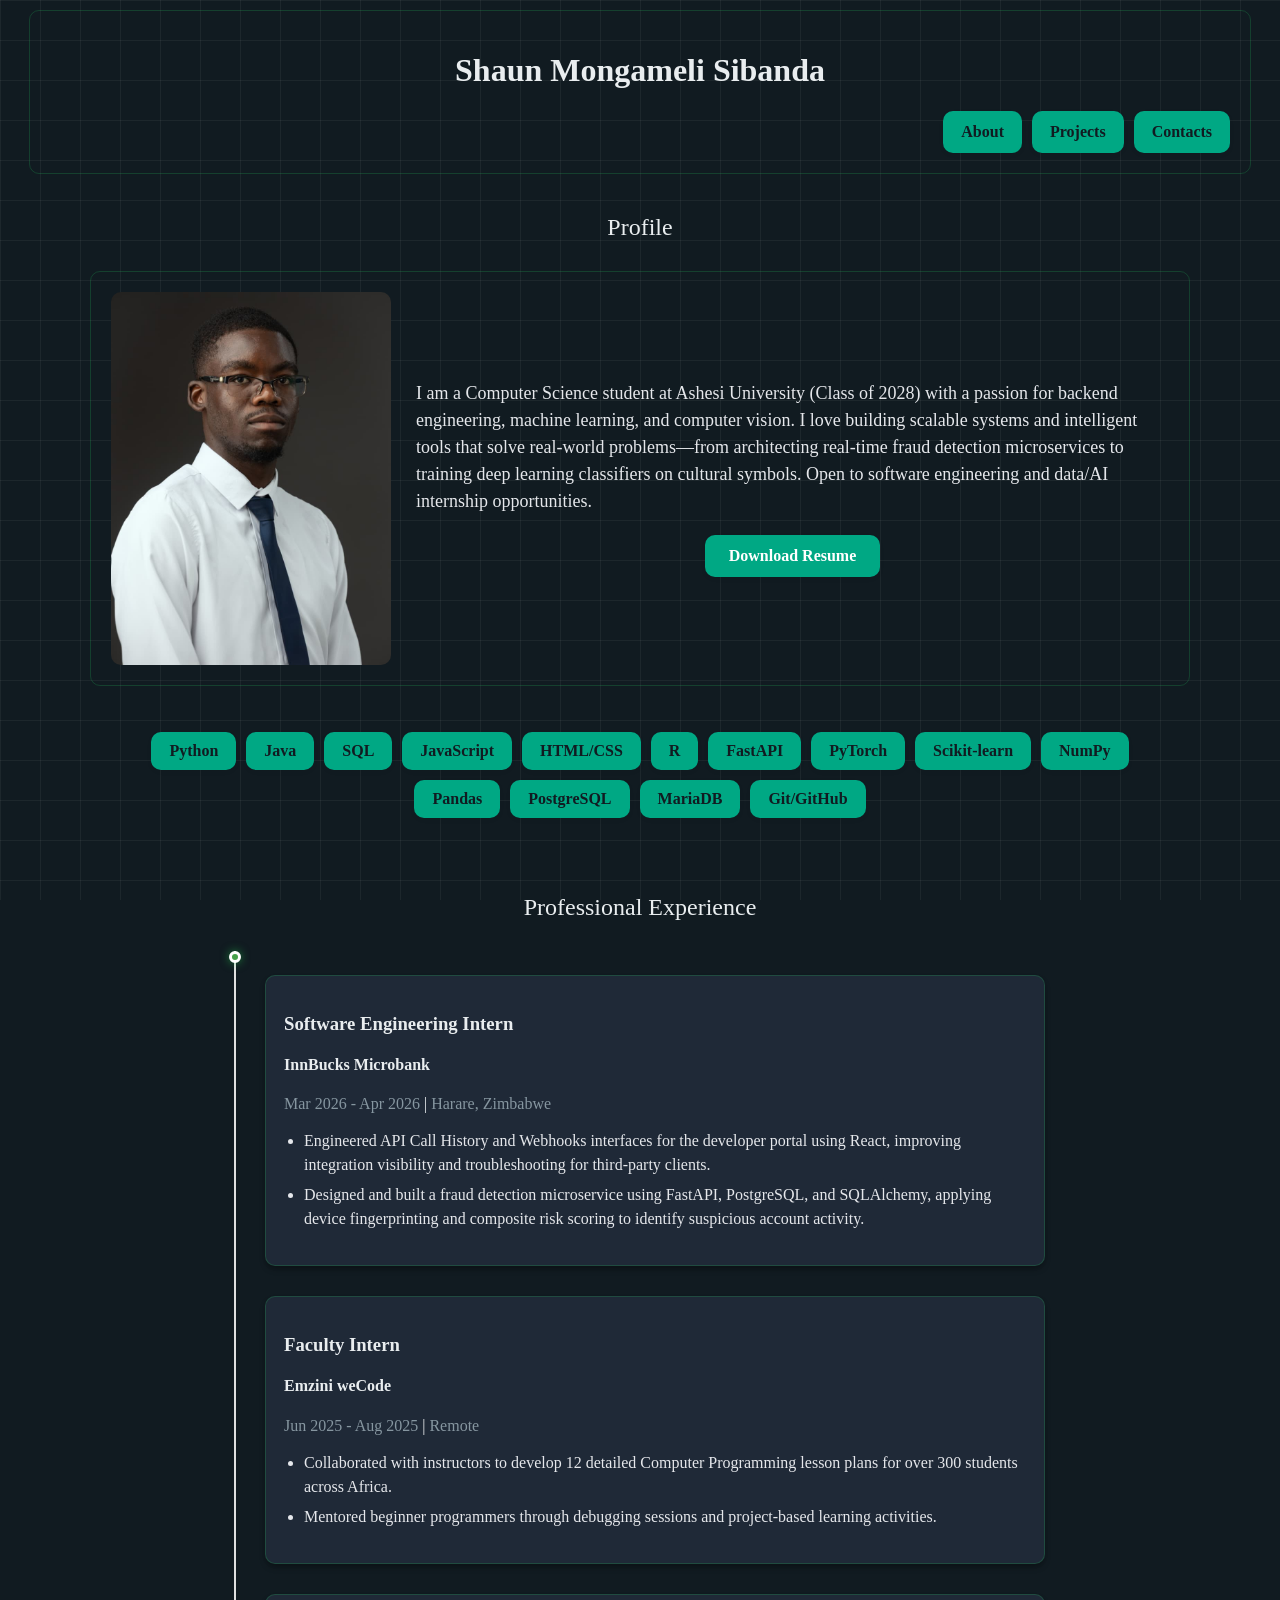
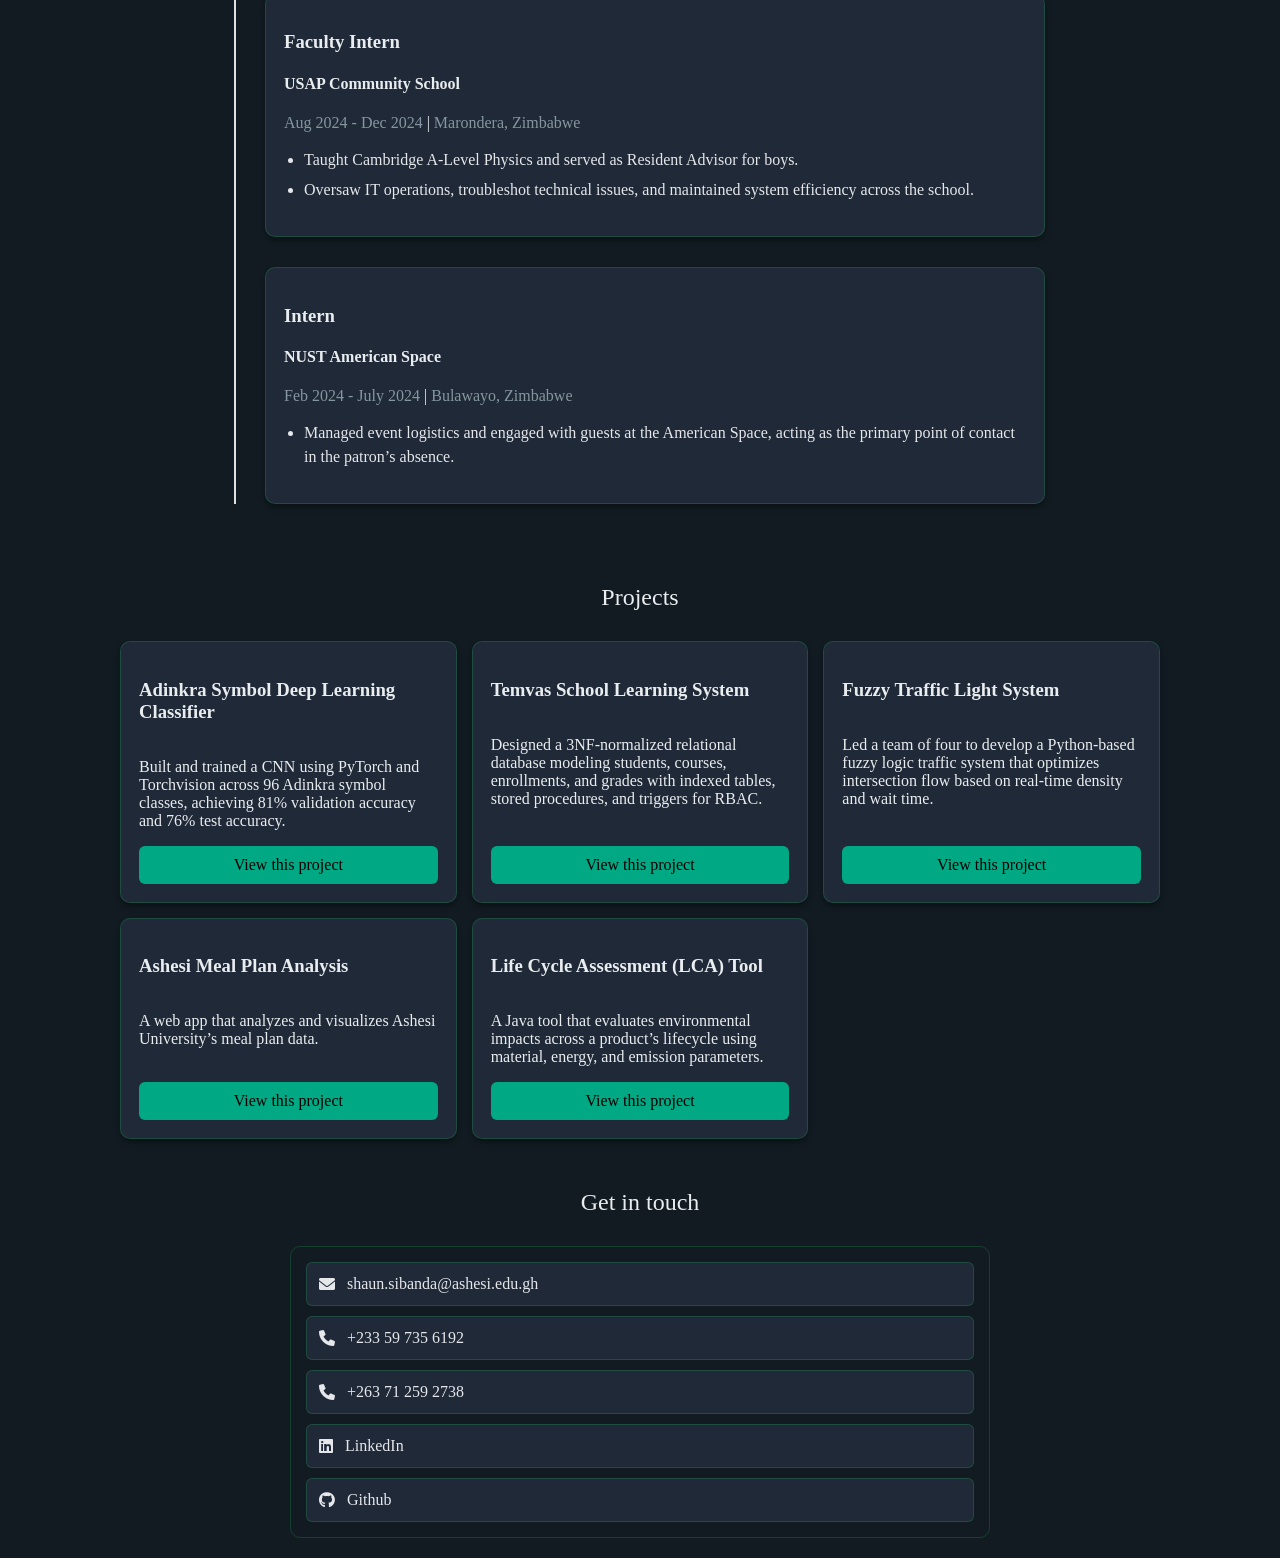
<file: index.html>
<!DOCTYPE html>
<html lang="en">
<head>
    <meta charset="UTF-8">
    <title>Shaun Monga's Portfolio</title>
    <meta name="viewport" content="width=device-width, initial-scale=1.0">
    <link rel="icon" href="https://img.icons8.com/?size=100&id=111047&format=png&color=40C057" type="image/x-icon">
    <link rel="stylesheet" href="https://cdnjs.cloudflare.com/ajax/libs/font-awesome/6.0.0/css/all.min.css">
    <link rel="stylesheet" href="style.css">
</head>

<body>
    <header>
        <h1>Shaun Mongameli Sibanda</h1>
        <nav class="navigation">
            <a href="#about" class="navig">About</a>
            <a href="#projects" class="navig">Projects</a>
            <a href="#contacts" class="navig">Contacts</a>
        </nav>
    </header>

    <section id="about">
        <h2 class="headings">Profile</h2>

        <div class="container">
            <img src="profile.jpeg" alt="Shaun Mongameli Sibanda" class="image">
            <div class="text">
                <p class="bio">
                    I am a Computer Science student at Ashesi University (Class of 2028) with a passion for backend engineering, machine learning, and computer vision. I love building scalable systems and intelligent tools that solve real-world problems—from architecting real-time fraud detection microservices to training deep learning classifiers on cultural symbols. Open to software engineering and data/AI internship opportunities.
                </p>
                <a class="resume" href="resume.pdf" download>Download Resume</a>
            </div>
        </div>

        <br>
        <br>

        <div class="skills">
            <span class="skill">Python</span>
            <span class="skill">Java</span>
            <span class="skill">SQL</span>
            <span class="skill">JavaScript</span>
            <span class="skill">HTML/CSS</span>
            <span class="skill">R</span>
            <span class="skill">FastAPI</span>
            <span class="skill">PyTorch</span>
            <span class="skill">Scikit-learn</span>
            <span class="skill">NumPy</span>
            <span class="skill">Pandas</span>
            <span class="skill">PostgreSQL</span>
            <span class="skill">MariaDB</span>
            <span class="skill">Git/GitHub</span>
        </div>

        <br>
        <br>

        <div class="work">
            <h2 class="headings">Professional Experience</h2>
            <div class="timeline-container">
                <div class="timeline-line"></div>
                <div class="timeline-ball"></div>
                <div class="timeline-content">
                    <div class="job">
                        <h3>Software Engineering Intern</h3>
                        <h4>InnBucks Microbank</h4>
                        <span>Mar 2026 - Apr 2026</span> |
                        <span>Harare, Zimbabwe</span>
                        <ul class="bullets">
                            <li>Engineered API Call History and Webhooks interfaces for the developer portal using React, improving integration visibility and troubleshooting for third-party clients.</li>
                            <li>Designed and built a fraud detection microservice using FastAPI, PostgreSQL, and SQLAlchemy, applying device fingerprinting and composite risk scoring to identify suspicious account activity.</li>
                        </ul>
                    </div>
                    <div class="job">
                        <h3>Faculty Intern</h3>
                        <h4>Emzini weCode</h4>
                        <span>Jun 2025 - Aug 2025</span> |
                        <span>Remote</span>
                        <ul class="bullets">
                            <li>Collaborated with instructors to develop 12 detailed Computer Programming lesson plans for over 300 students across Africa.</li>
                            <li>Mentored beginner programmers through debugging sessions and project-based learning activities.</li>
                        </ul>
                    </div>
                    <div class="job">
                        <h3>Faculty Intern</h3>
                        <h4>USAP Community School</h4>
                        <span>Aug 2024 - Dec 2024</span> |
                        <span>Marondera, Zimbabwe</span>
                        <ul class="bullets">
                            <li>Taught Cambridge A-Level Physics and served as Resident Advisor for boys.</li>
                            <li>Oversaw IT operations, troubleshot technical issues, and maintained system efficiency across the school.</li>
                        </ul>
                    </div>
                    <div class="job">
                        <h3>Intern</h3>
                        <h4>NUST American Space</h4>
                        <span>Feb 2024 - July 2024</span> |
                        <span>Bulawayo, Zimbabwe</span>
                        <ul class="bullets">
                            <li>Managed event logistics and engaged with guests at the American Space, acting as the primary point of contact in the patron’s absence.</li>
                        </ul>
                    </div>
                </div>
            </div>
        </div>
    </section>

    <section id="projects" class="projects">
        <h2 class="headings">Projects</h2>
        <div class="grid">
            <div class="card">
                <h3>Adinkra Symbol Deep Learning Classifier</h3>
                <p>Built and trained a CNN using PyTorch and Torchvision across 96 Adinkra symbol classes, achieving 81% validation accuracy and 76% test accuracy.</p>
                <a href="https://github.com/avatarmongacancode34" target="_blank" rel="noopener noreferrer">View this project</a>
            </div>
            <div class="card">
                <h3>Temvas School Learning System</h3>
                <p>Designed a 3NF-normalized relational database modeling students, courses, enrollments, and grades with indexed tables, stored procedures, and triggers for RBAC.</p>
                <a href="https://github.com/avatarmongacancode34" target="_blank" rel="noopener noreferrer">View this project</a>
            </div>
            <div class="card">
                <h3>Fuzzy Traffic Light System</h3>
                <p>Led a team of four to develop a Python-based fuzzy logic traffic system that optimizes intersection flow based on real-time density and wait time.</p>
                <a href="https://github.com/avatarmongacancode34/Discrete_final" target="_blank" rel="noopener noreferrer">View this project</a>
            </div>
            <div class="card">
                <h3>Ashesi Meal Plan Analysis</h3>
                <p>A web app that analyzes and visualizes Ashesi University’s meal plan data.</p>
                <a href="https://github.com/avatarmongacancode34/Meal-Plan-Analysis.git" target="_blank" rel="noopener noreferrer">View this project</a>
            </div>
            <div class="card">
                <h3>Life Cycle Assessment (LCA) Tool</h3>
                <p>A Java tool that evaluates environmental impacts across a product’s lifecycle using material, energy, and emission parameters.</p>
                <a href="https://github.com/AstroPolymorphius/ECOCYCLE/tree/main/ECOCYCLE%20PROJECT" target="_blank" rel="noopener noreferrer">View this project</a>
            </div>
        </div>
    </section>

    <section id="contacts">
        <h2 class="headings">Get in touch</h2>
        <div class="contacts-container">
            <div class="contact">
                <i class="fas fa-envelope"></i>
                <a href="mailto:shaun.sibanda@ashesi.edu.gh">shaun.sibanda@ashesi.edu.gh</a>
            </div>
            <div class="contact">
                <i class="fas fa-phone"></i>
                <a href="tel:+233597356192">+233 59 735 6192</a>
            </div>
            <div class="contact">
                <i class="fas fa-phone"></i>
                <a href="tel:+263712592738">+263 71 259 2738</a>
            </div>
            <div class="contact">
                <i class="fab fa-linkedin"></i>
                <a href="https://www.linkedin.com/in/shaun-monga" target="_blank" rel="noopener noreferrer">LinkedIn</a>
            </div>
            <div class="contact">
                <i class="fab fa-github"></i>
                <a href="https://github.com/avatarmongacancode34" target="_blank" rel="noopener noreferrer">Github</a>
            </div>
        </div>
    </section>
</body>
</html>
</file>
<file: style.css>
* {
    box-sizing: border-box;
}

html {
    scroll-behavior: smooth;
}

body {
    font-family: 'Times New Roman', Times, serif;
    background-color: #111B21;
    color: #E9edef;
    font-weight: 500;
    background-image: 
        linear-gradient(rgba(255, 255, 255, 0.05) 1px, transparent 1px),
        linear-gradient(90deg, rgba(255, 255, 255, 0.05) 1px, transparent 1px);
    background-size: 40px 40px;
    background-attachment: fixed;
    margin: 0;
    padding: 10px;
    overflow-x: hidden;
}

h1, h2, h3, h4, p, pre, header {
    color: #e9edef;
}

header, footer {
    padding: 20px;
    text-align: center;
    border-radius: 10px;
    transition: transform 0.2s;
    border: 1px solid rgba(37, 211, 102, 0.2);
    width: 97%;
    margin: 0 auto;
}

.navigation {
    display: flex;
    justify-content: flex-end;
    flex-wrap: wrap;
    gap: 10px;
    margin-top: 10px;
}

.navig {
    display: inline-block;
    padding: 12px 18px;
    border-radius: 10px;
    box-shadow: 0 2px 5px rgba(0, 0, 0, 0.05);
    color: #111b21;
    transition: transform 0.2s, background 0.2s;
    background: #00a884;
    font-weight: bold;
}

.navig:hover {
    background: #005c4b;
    color: #e9edef;
}

.card {
    background: #1F2937;
    padding: 18px;
    border-radius: 10px;
    box-shadow: 0 4px 6px -1px rgba(0, 0, 0, 0.3), 0 2px 4px -1px rgba(0, 0, 0, 0.1);
    transition: transform 0.2s, box-shadow 0.2s;
    border: 1px solid rgba(37, 211, 102, 0.2);
    display: flex;
    flex-direction: column;
    justify-content: space-between;
}

.card:hover {
    transform: translateY(-4px);
    box-shadow: 0 6px 12px rgba(0, 0, 0, 0.1);
}

.card a {
    text-decoration: none;
    display: block;
    text-align: center;
    padding: 10px;
    background: #00a884;
    color: black;
    border-radius: 6px;
    font-weight: 500;
    margin-top: auto;
    transition: background 0.2s, color 0.2s;
}

.card a:hover {
    background: #005c4b;
    color: #e9edef;
}

.grid {
    display: grid;
    grid-template-columns: repeat(auto-fit, minmax(260px, 1fr));
    gap: 15px;
    margin-top: 20px;
}

.container {
    display: flex;
    align-items: center;
    padding: 20px;
    border-radius: 10px;
    transition: transform 0.2s;
    border: 1px solid rgba(37, 211, 102, 0.2);
    width: 90%;
    max-width: 1100px;
    margin: 0 auto;
}

.image {
    width: 28%;
    max-width: 280px;
    border-radius: 10px;
    margin-right: 25px;
    flex-shrink: 0;
    object-fit: cover;
}

.text {
    flex: 1;
    min-width: 0;
    display: flex;
    flex-direction: column;
    gap: 20px;
}

.bio {
    margin: 0;
    font-weight: 500;
    font-family: 'Times New Roman', Times, serif;
    color: #E5E7EB;
    font-size: large;
    line-height: 1.5;
}

.resume {
    text-align: center;
    padding: 12px 24px;
    border-radius: 10px;
    box-shadow: 0 2px 5px rgba(0, 0, 0, 0.05);
    transition: all 0.2s ease;
    background: #00a884;
    max-width: 100%;
    align-self: center;
    color: white;
    text-decoration: none;
    font-weight: bold;
}

.resume:hover {
    background: #005c4b;
}

.headings {
    text-align: center;
    display: block;
    padding: 10px;
    border-radius: 10px;
    font-weight: 500;
    margin: 20px auto;
    width: 60%;
}

a {
    text-decoration: none;
    color: #E5E7EB;
}

section {
    padding: 10px;
}

.timeline-container {
    position: relative;
    padding: 0 20px;
    max-width: 850px;
    margin: 0 auto;
}

.timeline-line {
    position: absolute;
    left: 20px;
    top: 0;
    bottom: 0;
    width: 2px;
    background-color: #e0e0e0;
    z-index: 1;
    transform: translateX(-50%);
}

.timeline-ball {
    position: sticky;
    top: 50px;
    left: 20px;
    width: 12px;
    height: 12px;
    background-color: #45a049;
    border-radius: 50%;
    border: 3px solid white;
    box-shadow: 0 0 10px rgba(37, 235, 86, 0.5);
    z-index: 2;
    transform: translateX(-50%);
    margin-bottom: 12px;
}

.timeline-content {
    padding-left: 30px;
}

.job {
    margin-bottom: 30px;
    position: relative;
    background: #1F2937;
    padding: 18px;
    border-radius: 10px;
    box-shadow: 0 4px 6px -1px rgba(0, 0, 0, 0.3), 0 2px 4px -1px rgba(0, 0, 0, 0.1);
    transition: transform 0.2s;
    border: 1px solid rgba(37, 211, 102, 0.2);
}

.bullets {
    padding-left: 20px;
    line-height: 1.5;
}

.bullets li {
    margin-bottom: 6px;
}

span {
    color: #8696a0;
}

li {
    color: #E5E7EB;
}

.contacts-container {
    padding: 15px;
    border-radius: 10px;
    transition: transform 0.2s;
    border: 1px solid rgba(37, 211, 102, 0.2);
    margin: 0 auto;
    width: 60%;
    max-width: 700px;
}

.contact {
    text-decoration: none;
    display: flex;
    align-items: center;
    padding: 12px;
    background: #1F2937;
    color: black;
    border-radius: 6px;
    font-weight: 500;
    margin-top: 10px;
    border: 1px solid rgba(37, 211, 102, 0.2);
    transition: background 0.2s;
    word-break: break-word;
}

.contact:first-child {
    margin-top: 0;
}

.contact:hover {
    background: #00a884;
}

.skills {
    display: flex;
    text-align: center;
    flex-wrap: wrap;
    justify-content: center;
    gap: 10px;
    padding: 10px;
    max-width: 1000px;
    margin: 0 auto;
}

.skill {
    display: inline-flex;
    align-items: center;
    padding: 10px 18px;
    border-radius: 10px;
    box-shadow: 0 2px 5px rgba(0, 0, 0, 0.05);
    color: #111b21;
    transition: transform 0.2s;
    background: #00a884;
    font-weight: bold;
}

.contact i {
    color: #E5E7EB;
    margin-right: 12px;
    flex-shrink: 0;
}

.projects {
    margin-left: auto;
    margin-right: auto;
    max-width: 1100px;
    padding: 10px 30px;
}

/* Tablet Responsiveness */
@media (max-width: 900px) {
    .container {
        width: 95%;
    }

    .image {
        width: 35%;
    }

    .contacts-container {
        width: 85%;
    }

    .headings {
        width: 80%;
    }
}

/* Mobile Phone Responsiveness */
@media (max-width: 600px) {
    body {
        padding: 5px;
    }

    header {
        width: 100%;
        padding: 15px 10px;
    }

    header h1 {
        font-size: 1.5rem;
    }

    .navigation {
        justify-content: center;
    }

    .navig {
        padding: 10px 14px;
        font-size: 0.95rem;
    }

    .grid {
        grid-template-columns: 1fr;
    }

    .timeline-container {
        padding: 0 5px 0 15px;
    }

    .timeline-line,
    .timeline-ball {
        left: 15px;
    }

    .timeline-content {
        padding-left: 20px;
    }

    .container {
        flex-direction: column;
        width: 100%;
        padding: 15px;
    }

    .image {
        width: 75%;
        max-width: 220px;
        margin-right: 0;
        margin-bottom: 15px;
    }

    .bio {
        font-size: 1rem;
        text-align: center;
    }

    .headings {
        width: 95%;
        font-size: 1.4rem;
    }

    .resume {
        width: 100%;
        max-width: 260px;
    }

    .projects {
        padding: 10px;
        margin-left: 0;
        margin-right: 0;
    }

    .contacts-container {
        width: 100%;
        padding: 12px;
    }

    .skill {
        padding: 8px 14px;
        font-size: 0.9rem;
    }
}
</file>
